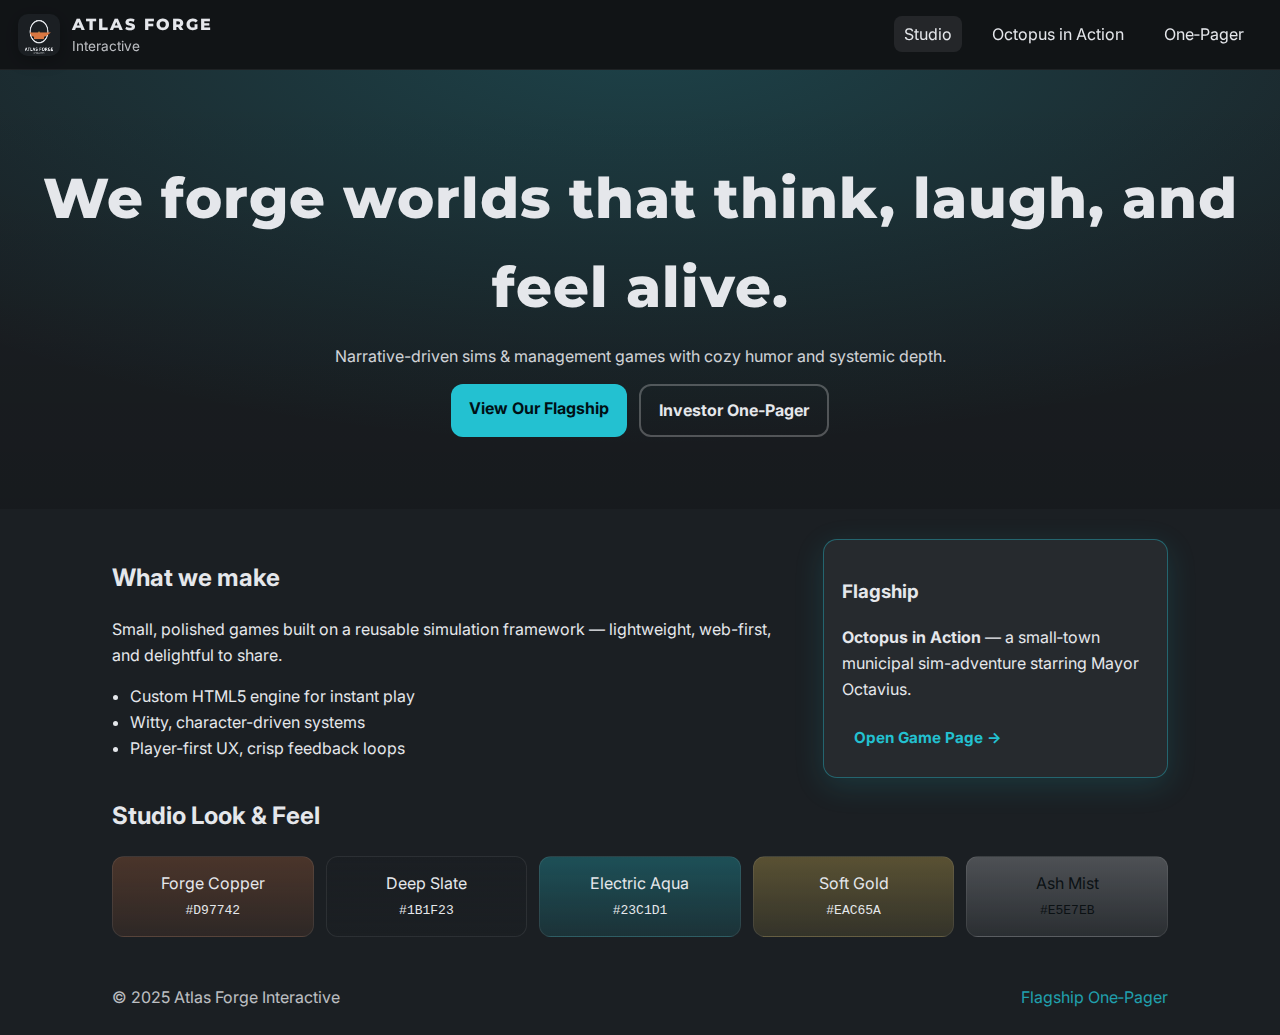
<file: web/index.html>
<!doctype html>
<html lang="en">
<head>
  <meta charset="utf-8"/>
  <meta name="viewport" content="width=device-width, initial-scale=1"/>
  <title>Atlas Forge Interactive</title>
  <link rel="preconnect" href="https://fonts.googleapis.com">
  <link rel="preconnect" href="https://fonts.gstatic.com" crossorigin>
  <link href="https://fonts.googleapis.com/css2?family=Montserrat:wght@500;700;800&family=Inter:wght@400;600&display=swap" rel="stylesheet">
  <link rel="stylesheet" href="style.css"/>
  <link rel="icon" href="assets/logo_v3_dark.png">
</head>
<body>
<header class="topnav">
  <div class="brand">
    <img src="assets/logo_v3_dark.png" alt="Atlas Forge" class="brandmark">
    <div class="wordmark">
      <span class="title">ATLAS FORGE</span>
      <span class="subtitle">Interactive</span>
    </div>
  </div>
  <nav>
    <a href="index.html" class="active">Studio</a>
    <a href="octopus-in-action.html">Octopus in Action</a>
    <a href="docs/investor_onepager.html">One‑Pager</a>
  </nav>
</header>

<header class="hero hero-home">
  <h1>We forge worlds that think, laugh, and feel alive.</h1>
  <p class="lede">Narrative-driven sims & management games with cozy humor and systemic depth.</p>
  <div class="cta-row">
    <a class="btn primary" href="octopus-in-action.html">View Our Flagship</a>
    <a class="btn ghost" href="docs/investor_onepager.html">Investor One‑Pager</a>
  </div>
</header>

<main class="content">
  <section class="split">
    <div>
      <h2>What we make</h2>
      <p>Small, polished games built on a reusable simulation framework — lightweight, web-first, and delightful to share.</p>
      <ul class="keypoints">
        <li>Custom HTML5 engine for instant play</li>
        <li>Witty, character-driven systems</li>
        <li>Player-first UX, crisp feedback loops</li>
      </ul>
    </div>
    <div class="card highlight">
      <h3>Flagship</h3>
      <p><strong>Octopus in Action</strong> — a small‑town municipal sim-adventure starring Mayor Octavius.</p>
      <a class="btn small" href="octopus-in-action.html">Open Game Page →</a>
    </div>
  </section>

  <section>
    <h2>Studio Look & Feel</h2>
    <div class="swatches">
      <div class="swatch copper">Forge Copper<br><code>#D97742</code></div>
      <div class="swatch slate">Deep Slate<br><code>#1B1F23</code></div>
      <div class="swatch aqua">Electric Aqua<br><code>#23C1D1</code></div>
      <div class="swatch gold">Soft Gold<br><code>#EAC65A</code></div>
      <div class="swatch ash">Ash Mist<br><code>#E5E7EB</code></div>
    </div>
  </section>
</main>

<footer>
  <div>© 2025 Atlas Forge Interactive</div>
  <div class="foot-links">
    <a href="octopus-in-action.html">Flagship</a>
    <a href="docs/investor_onepager.html">One‑Pager</a>
  </div>
</footer>
<script src="script.js"></script>
</body>
</html>
</file>
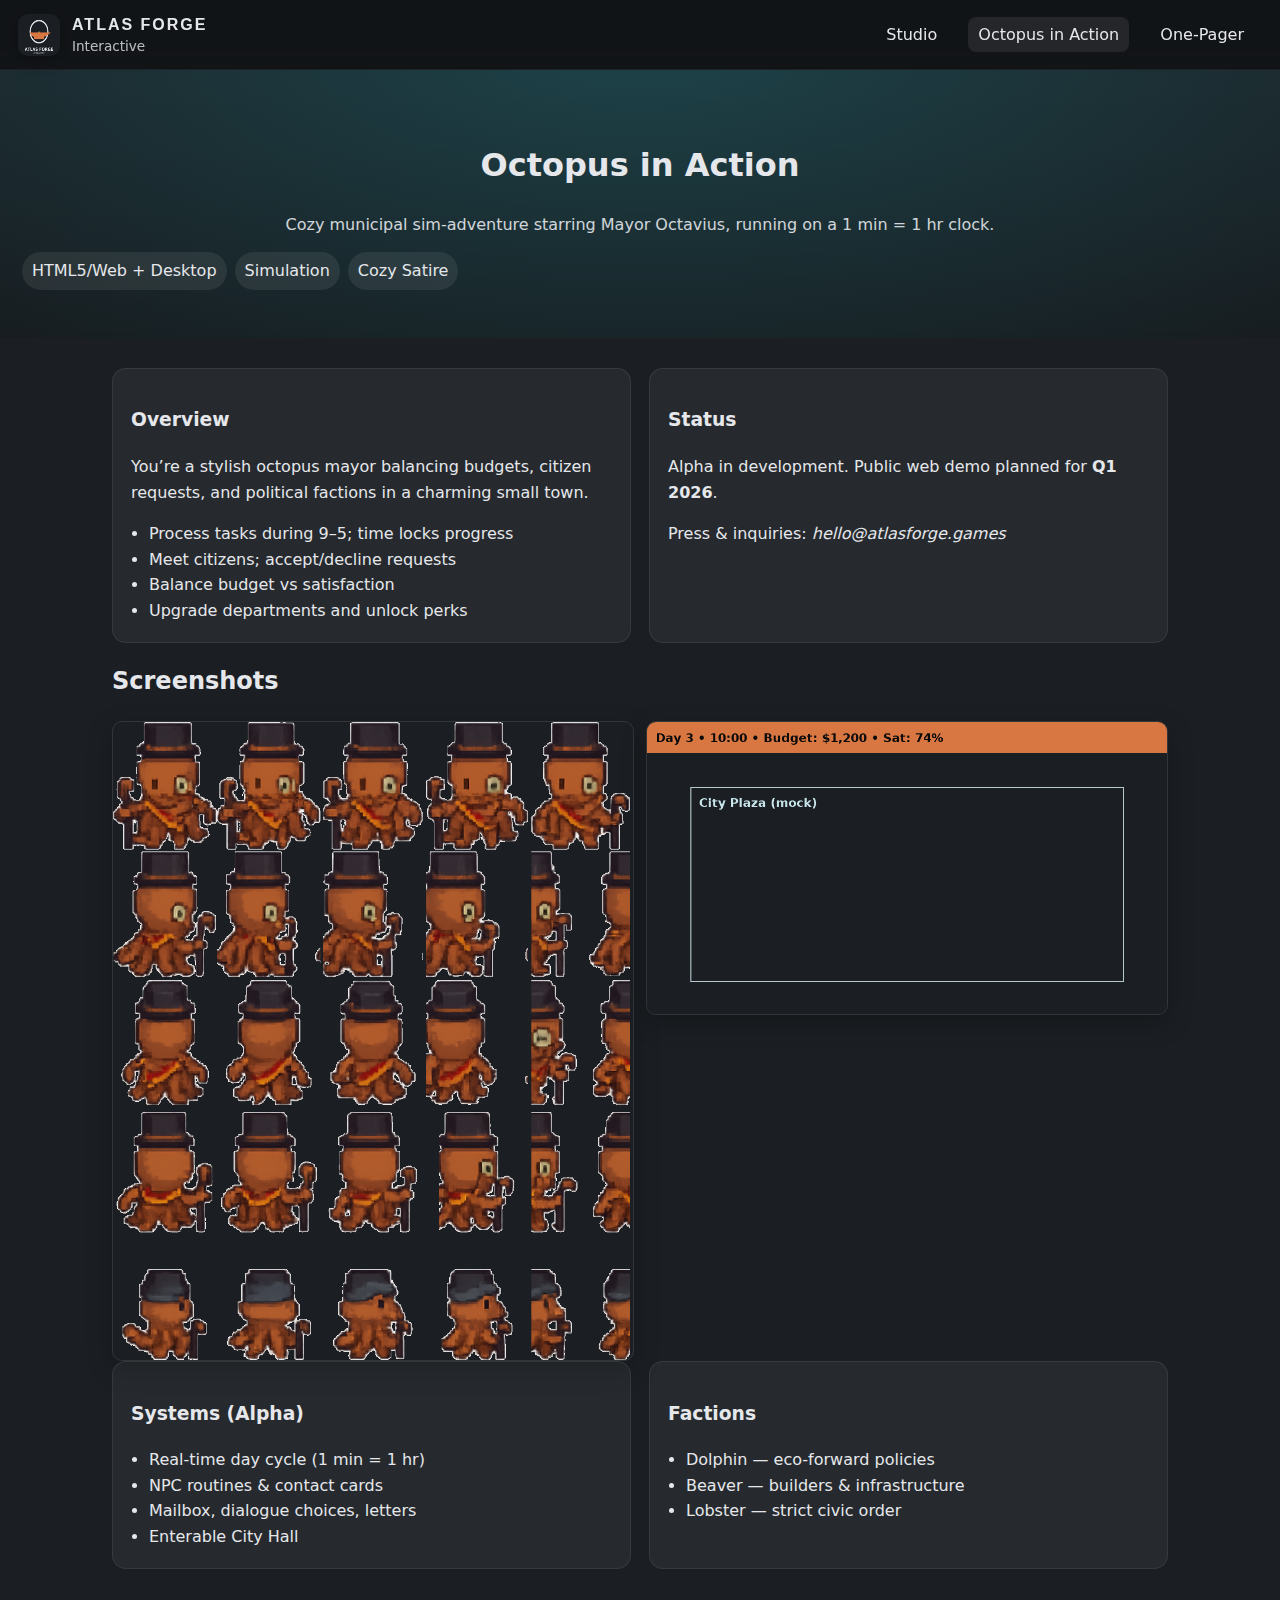
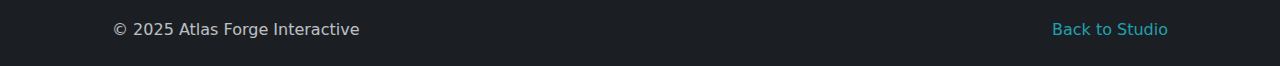
<file: web/octopus-in-action.html>
<!doctype html>
<html lang="en">
<head>
  <meta charset="utf-8"/>
  <meta name="viewport" content="width=device-width, initial-scale=1"/>
  <title>Octopus in Action — Atlas Forge</title>
  <link rel="stylesheet" href="style.css"/>
  <link rel="icon" href="assets/logo_v3_dark.png">
</head>
<body>
<header class="topnav">
  <div class="brand">
    <img src="assets/logo_v3_dark.png" alt="Atlas Forge" class="brandmark">
    <div class="wordmark">
      <span class="title">ATLAS FORGE</span>
      <span class="subtitle">Interactive</span>
    </div>
  </div>
  <nav>
    <a href="index.html">Studio</a>
    <a href="octopus-in-action.html" class="active">Octopus in Action</a>
    <a href="docs/investor_onepager.html">One‑Pager</a>
  </nav>
</header>

<header class="hero small">
  <h1>Octopus in Action</h1>
  <p class="lede">Cozy municipal sim-adventure starring Mayor Octavius, running on a 1 min = 1 hr clock.</p>
  <div class="pills">
    <span class="pill">HTML5/Web + Desktop</span>
    <span class="pill">Simulation</span>
    <span class="pill">Cozy Satire</span>
  </div>
</header>

<main class="content">
  <section class="grid">
    <div class="card">
      <h3>Overview</h3>
      <p>You’re a stylish octopus mayor balancing budgets, citizen requests, and political factions in a charming small town.</p>
      <ul class="keypoints">
        <li>Process tasks during 9–5; time locks progress</li>
        <li>Meet citizens; accept/decline requests</li>
        <li>Balance budget vs satisfaction</li>
        <li>Upgrade departments and unlock perks</li>
      </ul>
    </div>
    <div class="card">
      <h3>Status</h3>
      <p>Alpha in development. Public web demo planned for <strong>Q1 2026</strong>.</p>
      <p>Press & inquiries: <em>hello@atlasforge.games</em></p>
    </div>
  </section>

  <section>
    <h2>Screenshots</h2>
    <div class="shots">
      <img src="assets/oia_mayor_sprite_sheet.png" alt="Mayor Octavius Sprite Sheet">
      <img src="assets/oia_mock_gameplay.png" alt="Mock Gameplay UI">
    </div>
  </section>

  <section class="grid">
    <div class="card">
      <h3>Systems (Alpha)</h3>
      <ul class="keypoints">
        <li>Real-time day cycle (1 min = 1 hr)</li>
        <li>NPC routines & contact cards</li>
        <li>Mailbox, dialogue choices, letters</li>
        <li>Enterable City Hall</li>
      </ul>
    </div>
    <div class="card">
      <h3>Factions</h3>
      <ul class="keypoints">
        <li>Dolphin — eco-forward policies</li>
        <li>Beaver — builders & infrastructure</li>
        <li>Lobster — strict civic order</li>
      </ul>
    </div>
  </section>
</main>

<footer>
  <div>© 2025 Atlas Forge Interactive</div>
  <div class="foot-links">
    <a href="index.html">Back to Studio</a>
  </div>
</footer>
</body>
</html>
</file>
<file: web/style.css>
:root{
  --copper:#D97742; --slate:#1B1F23; --aqua:#23C1D1; --gold:#EAC65A; --ash:#E5E7EB;
}
*{box-sizing:border-box}
html,body{margin:0;padding:0}
body{font-family:Inter,system-ui,-apple-system,Segoe UI,Roboto,Arial,sans-serif;background:var(--slate);color:var(--ash);line-height:1.6}
a{color:var(--aqua);text-decoration:none}
a:hover{opacity:.9}
.topnav{position:sticky;top:0;z-index:10;display:flex;align-items:center;justify-content:space-between;padding:12px 18px;background:rgba(0,0,0,.35);backdrop-filter:blur(8px);border-bottom:1px solid rgba(255,255,255,.06)}
.brand{display:flex;align-items:center;gap:12px}
.brandmark{width:42px;height:42px;border-radius:10px;box-shadow:0 4px 16px rgba(0,0,0,.25)}
.wordmark .title{display:block;font-family:Montserrat,Inter,sans-serif;font-weight:800;letter-spacing:2px}
.wordmark .subtitle{display:block;opacity:.8;font-size:.85rem;margin-top:-2px}
.topnav nav a{margin:0 8px;padding:8px 10px;border-radius:8px;color:var(--ash)}
.topnav nav a.active,.topnav nav a:hover{background:rgba(255,255,255,.08)}
.hero{padding:72px 22px;text-align:center;background:
  radial-gradient(1000px 420px at 50% -10%, rgba(35,193,209,0.22), transparent),
  linear-gradient(180deg, rgba(0,0,0,.0), rgba(0,0,0,.15));
}
.hero-home h1{font-family:Montserrat,Inter,sans-serif;font-weight:800;letter-spacing:1px;font-size:clamp(28px,4.8vw,56px);margin:.2em 0}
.lede{opacity:.9;max-width:840px;margin:0 auto 14px}
.cta-row{display:flex;gap:12px;justify-content:center;flex-wrap:wrap}
.btn{display:inline-block;border-radius:12px;padding:12px 18px;font-weight:700}
.btn.primary{background:var(--aqua);color:#001015}
.btn.ghost{border:2px solid rgba(255,255,255,.25);color:var(--ash)}
.btn.small{padding:8px 12px;font-size:.95rem}
.content{max-width:1100px;margin:30px auto;padding:0 22px}
.split{display:grid;grid-template-columns:2fr 1fr;gap:22px}
@media (max-width:900px){.split{grid-template-columns:1fr}}
.card{background:rgba(255,255,255,.05);border:1px solid rgba(255,255,255,.08);border-radius:14px;padding:18px}
.card.highlight{border-color:rgba(35,193,209,.4);box-shadow:0 8px 30px rgba(35,193,209,.15)}
.keypoints{margin:0;padding-left:18px}
.swatches{display:grid;grid-template-columns:repeat(auto-fit,minmax(160px,1fr));gap:12px}
.swatch{border-radius:12px;padding:14px;border:1px solid rgba(255,255,255,.08);text-align:center}
.swatch.copper{background:linear-gradient(180deg, rgba(217,119,66,.25), rgba(217,119,66,.1))}
.swatch.slate{background:linear-gradient(180deg, rgba(27,31,35,.5), rgba(27,31,35,.25))}
.swatch.aqua{background:linear-gradient(180deg, rgba(35,193,209,.30), rgba(35,193,209,.12))}
.swatch.gold{background:linear-gradient(180deg, rgba(234,198,90,.30), rgba(234,198,90,.12))}
.swatch.ash{background:linear-gradient(180deg, rgba(229,231,235,.25), rgba(229,231,235,.08));color:#0b1114}
footer{display:flex;align-items:center;justify-content:space-between;gap:12px;max-width:1100px;margin:48px auto 24px;padding:0 22px;opacity:.8}
/* OIA page */
.hero.small{padding:48px 22px}
.grid{display:grid;grid-template-columns:repeat(auto-fit, minmax(260px, 1fr));gap:18px}
.shots{display:grid;grid-template-columns:repeat(auto-fit, minmax(280px, 1fr));gap:12px}
.shots img{width:100%;height:auto;border-radius:10px;border:1px solid rgba(255,255,255,.10);box-shadow:0 8px 24px rgba(0,0,0,.25)}
.pills{display:flex;flex-wrap:wrap;gap:8px}
.pill{display:inline-block;padding:6px 10px;border-radius:999px;background:rgba(255,255,255,.08)}
</file>
